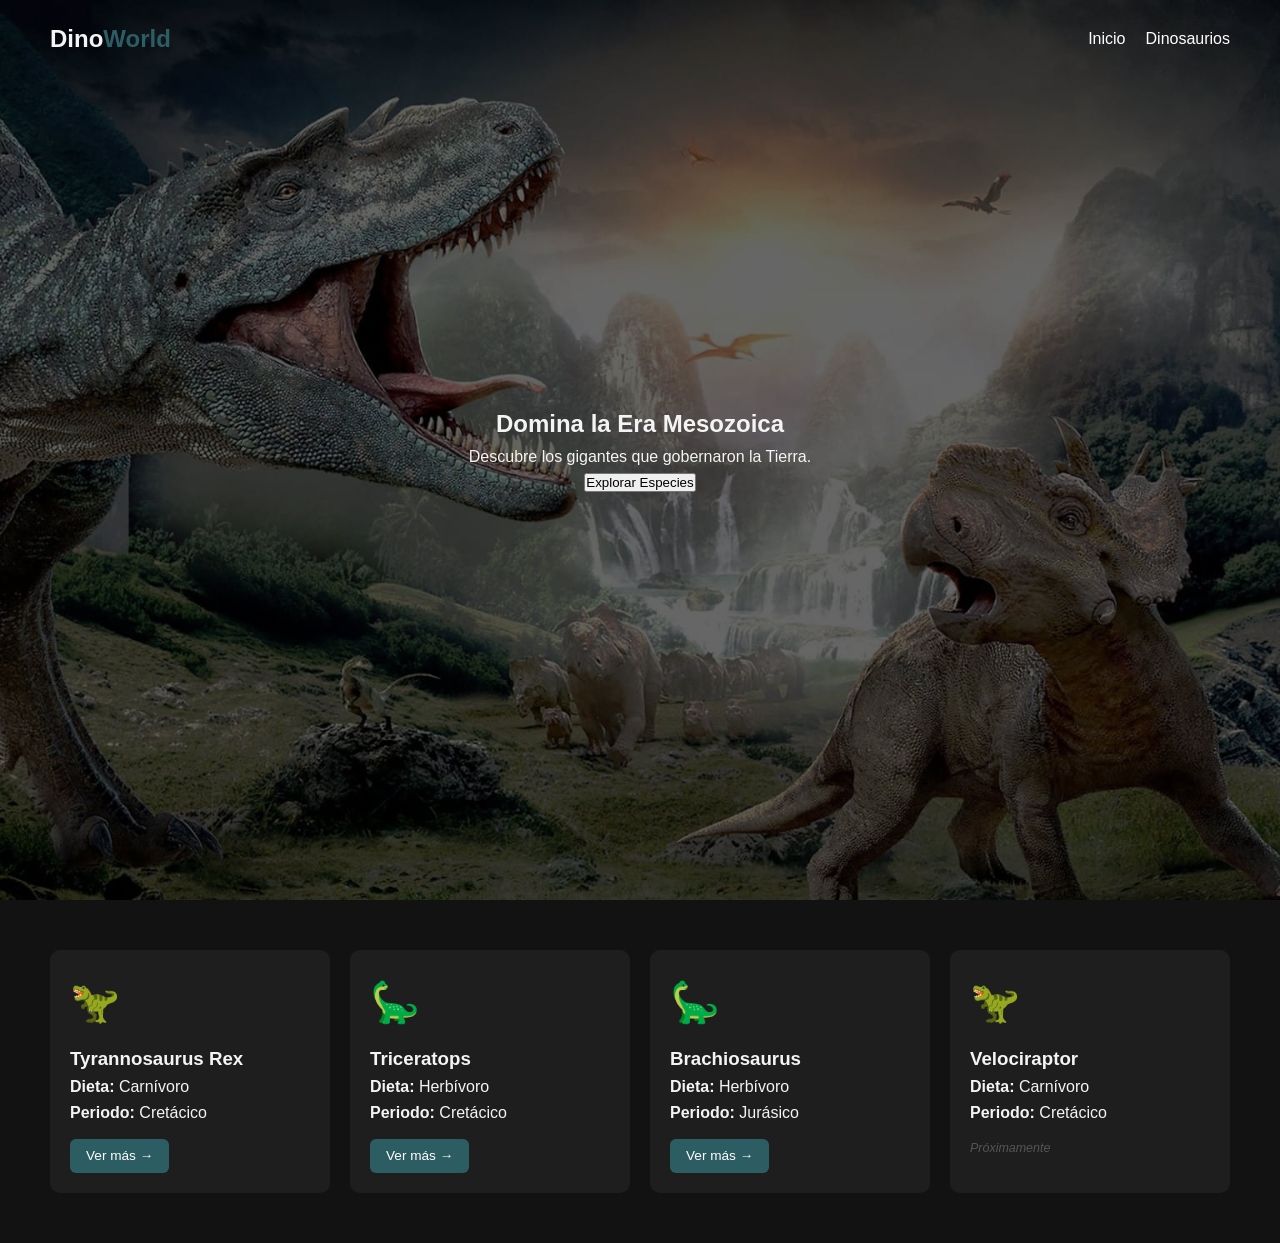
<file: index.html>
<!DOCTYPE html>
<html lang="es">
<head>
    <meta charset="UTF-8">
    <meta name="viewport" content="width=device-width, initial-scale=1.0">
    <title>DinoWorld | Exploración Prehistórica</title>
    <link rel="stylesheet" href="css/styles.css">
</head>
<body>

    <header id="main-header">
        <nav>
            <div class="logo">Dino<span>World</span></div>
            <ul>
                <li><a href="#inicio">Inicio</a></li>
                <li><a href="#galeria">Dinosaurios</a></li>
            </ul>
        </nav>
    </header>

    <section id="inicio" class="hero">
        <div class="hero-content">
            <h1>Domina la Era Mesozoica</h1>
            <p>Descubre los gigantes que gobernaron la Tierra.</p>
            <button onclick="explorar()">Explorar Especies</button>
        </div>
    </section>

    <main id="galeria" class="container">
        <div id="dino-grid" class="grid">
            </div>
    </main>

    <script src="js/main.js"></script>
</body>
</html>
</file>
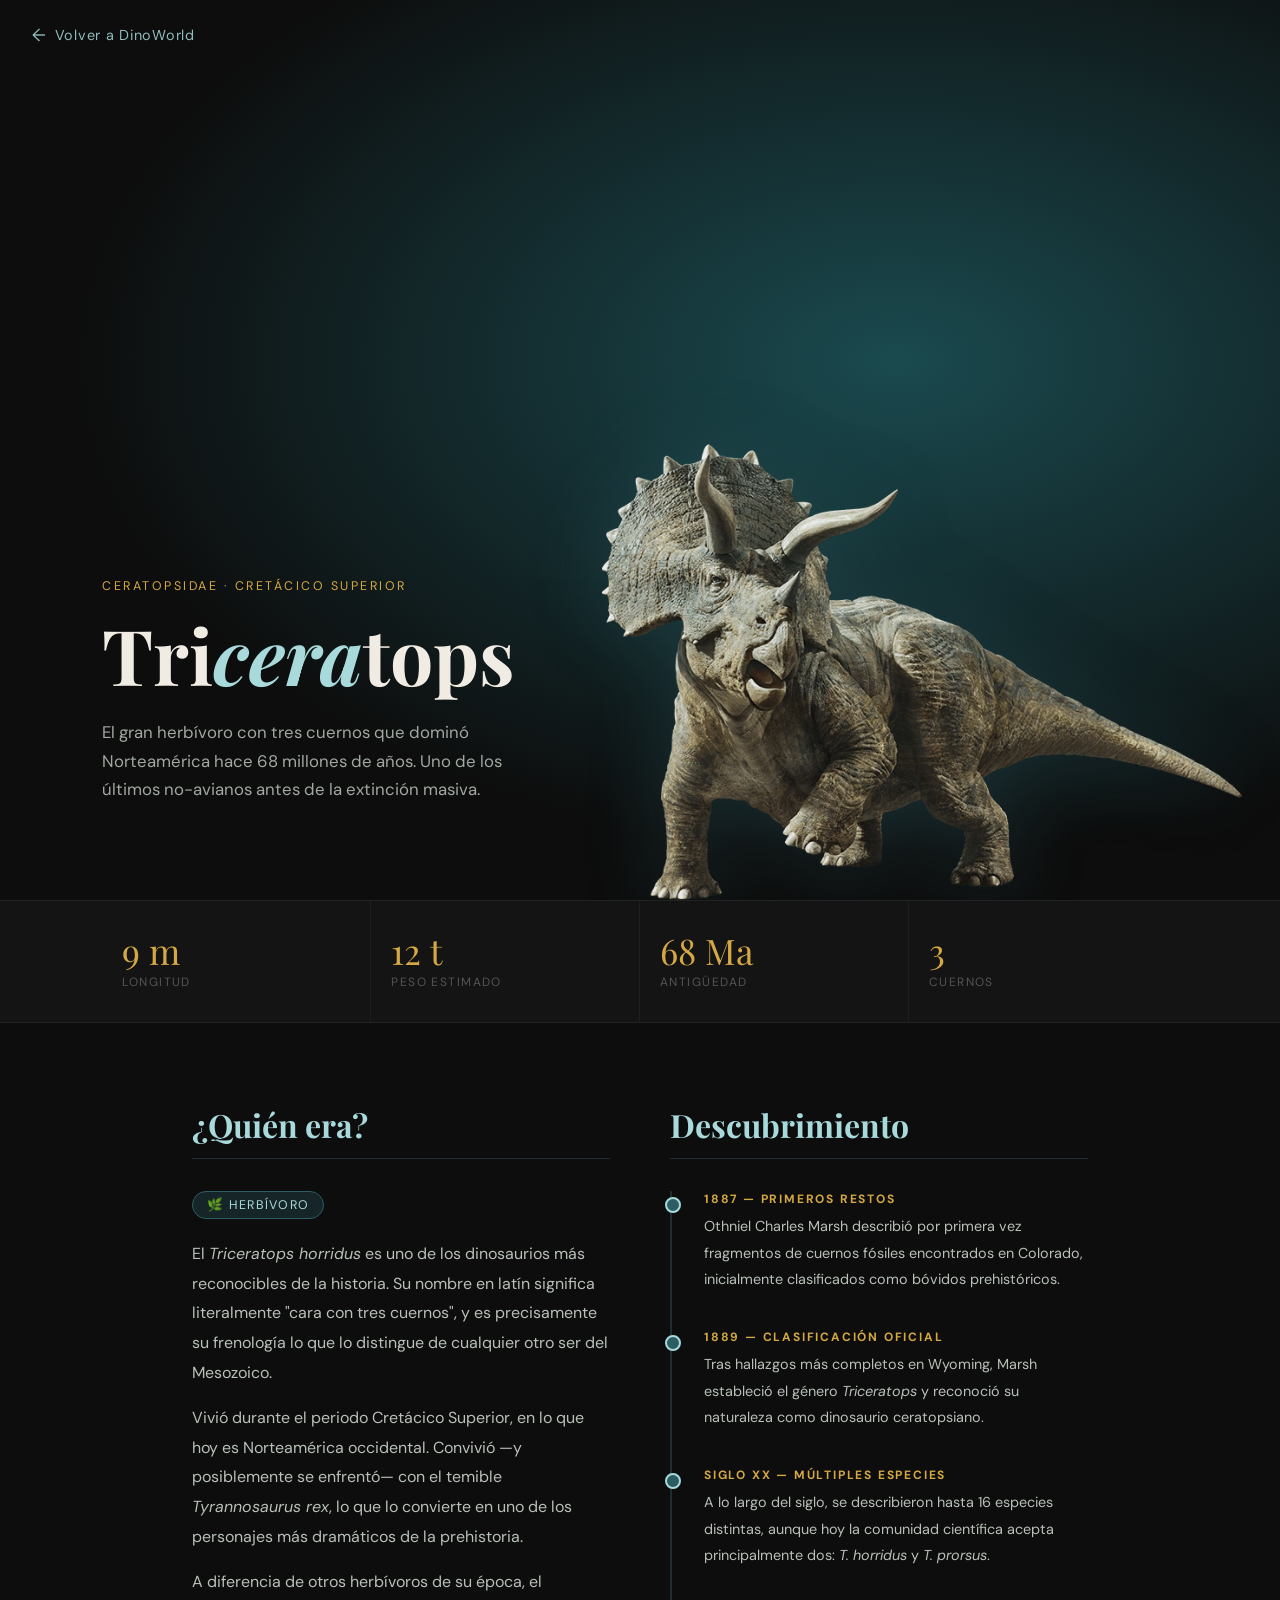
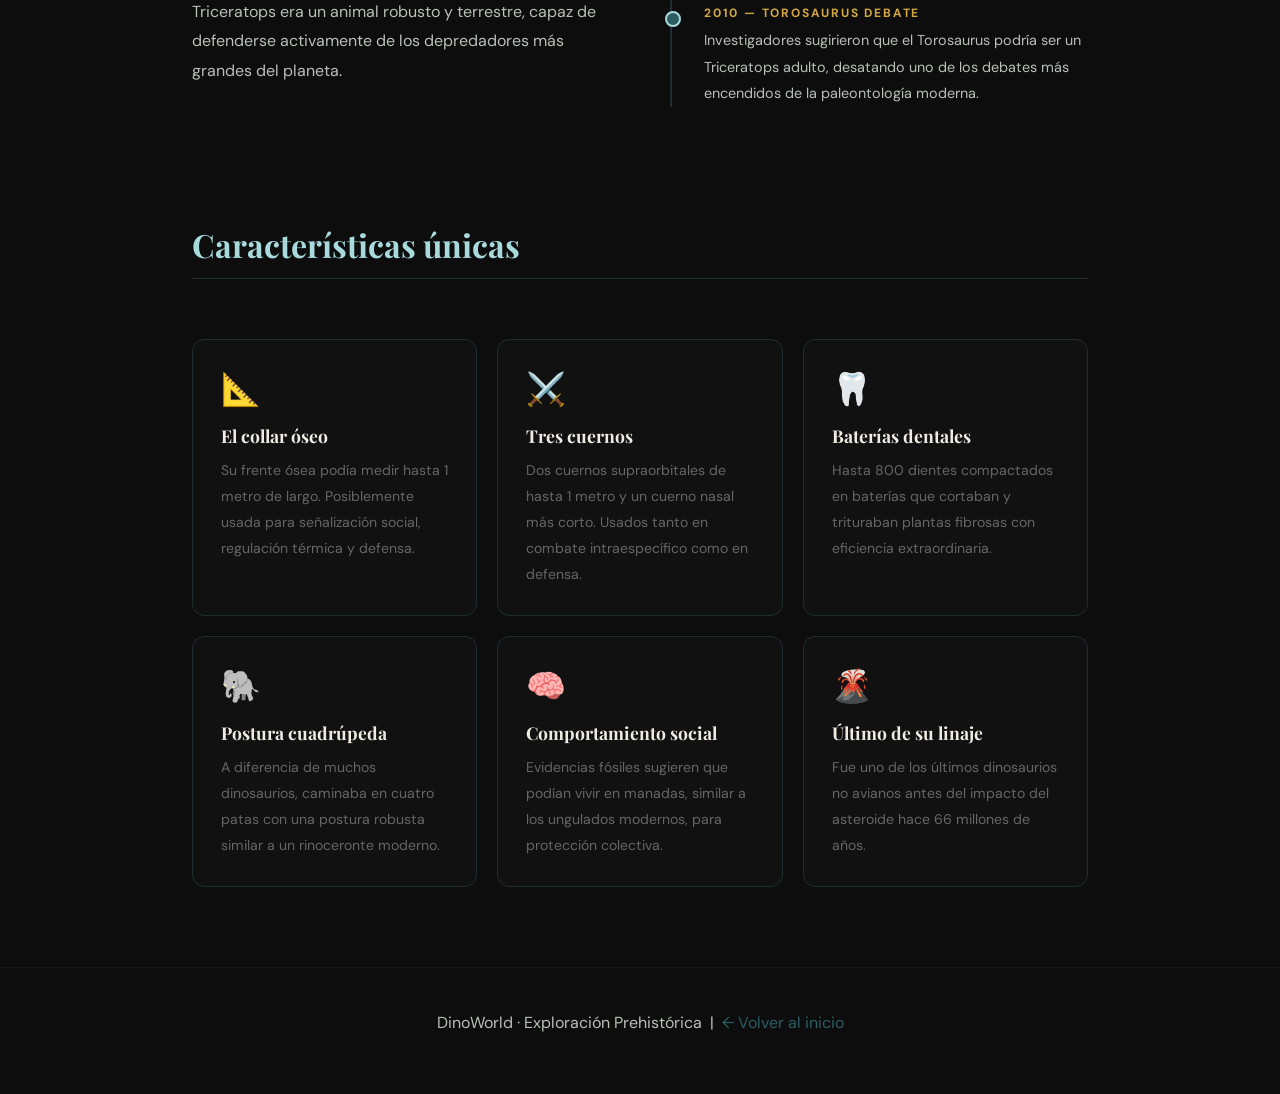
<file: triceratops.html>
<!DOCTYPE html>
<html lang="es">
<head>
    <meta charset="UTF-8">
    <meta name="viewport" content="width=device-width, initial-scale=1.0">
    <title>Triceratops | DinoWorld</title>
    <link rel="preconnect" href="https://fonts.googleapis.com">
    <link href="https://fonts.googleapis.com/css2?family=Playfair+Display:ital,wght@0,700;1,400&family=DM+Sans:wght@300;400;500&display=swap" rel="stylesheet">
    <style>
        :root {
            --primary: #2c5d63;
            --dark: #0d0d0d;
            --light: #f0ece4;
            --accent: #a8dadc;
            --amber: #d4a843;
            --rust: #8b3a2a;
        }

        * { margin: 0; padding: 0; box-sizing: border-box; }

        body {
            font-family: 'DM Sans', sans-serif;
            background-color: var(--dark);
            color: var(--light);
            overflow-x: hidden;
        }

        /* Back button */
        .back-btn {
            position: fixed;
            top: 24px; left: 32px;
            z-index: 100;
            display: flex; align-items: center; gap: 8px;
            color: var(--accent);
            text-decoration: none;
            font-size: 0.9rem;
            letter-spacing: 0.05em;
            opacity: 0.85;
            transition: opacity 0.2s, transform 0.2s;
        }
        .back-btn:hover { opacity: 1; transform: translateX(-4px); }
        .back-btn::before { content: '←'; font-size: 1.1rem; }

        /* Hero */
        .hero {
            position: relative;
            height: 100vh;
            display: flex;
            align-items: flex-end;
            padding: 0 8vw 80px;
            overflow: hidden;
        }

        .hero-bg {
            position: absolute; inset: 0;
            background: radial-gradient(ellipse at 70% 40%, #1a4a4f 0%, #0d0d0d 65%);
        }

        /* Triceratops SVG illustration */
        .dino-illustration {
            position: absolute;
            right: 3vw; bottom: 0;
            width: clamp(380px, 50vw, 720px);
            object-fit: contain;
            object-position: bottom;
            animation: floatIn 1.2s cubic-bezier(.22,1,.36,1) both;
            filter: drop-shadow(0 0 40px rgba(44,93,99,0.4));
        }

        @keyframes floatIn {
            from { transform: translateX(60px); opacity: 0; }
            to { transform: translateX(0); opacity: 0.92; }
        }

        .hero-text { position: relative; z-index: 2; max-width: 520px; }

        .hero-label {
            font-size: 0.78rem;
            letter-spacing: 0.2em;
            text-transform: uppercase;
            color: var(--amber);
            margin-bottom: 16px;
            animation: fadeUp 0.8s 0.2s both;
        }

        .hero-title {
            font-family: 'Playfair Display', serif;
            font-size: clamp(3rem, 6vw, 5.5rem);
            line-height: 1.05;
            margin-bottom: 24px;
            animation: fadeUp 0.8s 0.35s both;
        }

        .hero-title em {
            font-style: italic;
            color: var(--accent);
        }

        .hero-sub {
            font-size: 1.05rem;
            line-height: 1.7;
            color: #a0a8a0;
            max-width: 400px;
            animation: fadeUp 0.8s 0.5s both;
        }

        @keyframes fadeUp {
            from { transform: translateY(24px); opacity: 0; }
            to { transform: translateY(0); opacity: 1; }
        }

        /* Stats bar */
        .stats-bar {
            background: #141414;
            border-top: 1px solid #222;
            border-bottom: 1px solid #222;
            display: grid;
            grid-template-columns: repeat(4, 1fr);
            padding: 0 8vw;
        }

        .stat {
            padding: 32px 20px;
            border-right: 1px solid #1e1e1e;
            animation: fadeUp 0.7s both;
        }
        .stat:last-child { border-right: none; }
        .stat-value {
            font-family: 'Playfair Display', serif;
            font-size: 2.2rem;
            color: var(--amber);
            line-height: 1;
        }
        .stat-label {
            font-size: 0.75rem;
            letter-spacing: 0.12em;
            text-transform: uppercase;
            color: #555;
            margin-top: 6px;
        }

        /* Content sections */
        .content {
            max-width: 1100px;
            margin: 0 auto;
            padding: 80px 8vw;
        }

        .section-title {
            font-family: 'Playfair Display', serif;
            font-size: 2rem;
            color: var(--accent);
            margin-bottom: 32px;
            padding-bottom: 12px;
            border-bottom: 1px solid #1e2e30;
        }

        .two-col {
            display: grid;
            grid-template-columns: 1fr 1fr;
            gap: 60px;
            margin-bottom: 80px;
            align-items: start;
        }

        p {
            font-size: 1rem;
            line-height: 1.85;
            color: #b8c0b8;
            margin-bottom: 16px;
        }

        /* Features grid */
        .features {
            display: grid;
            grid-template-columns: repeat(3, 1fr);
            gap: 20px;
            margin-top: 60px;
        }

        .feature-card {
            background: #111;
            border: 1px solid #1e2e30;
            border-radius: 12px;
            padding: 28px;
            transition: border-color 0.3s, transform 0.3s;
        }

        .feature-card:hover {
            border-color: var(--primary);
            transform: translateY(-6px);
        }

        .feature-icon {
            font-size: 2rem;
            margin-bottom: 14px;
        }

        .feature-card h3 {
            font-family: 'Playfair Display', serif;
            font-size: 1.1rem;
            margin-bottom: 10px;
            color: var(--light);
        }

        .feature-card p {
            font-size: 0.88rem;
            margin: 0;
            color: #666;
        }

        /* Timeline */
        .timeline {
            position: relative;
            padding-left: 32px;
            border-left: 2px solid #1e2e30;
            margin-top: 20px;
        }

        .timeline-item {
            margin-bottom: 36px;
            position: relative;
        }

        .timeline-item::before {
            content: '';
            position: absolute;
            left: -39px; top: 6px;
            width: 12px; height: 12px;
            border-radius: 50%;
            background: var(--primary);
            border: 2px solid var(--accent);
        }

        .timeline-item h4 {
            font-size: 0.75rem;
            letter-spacing: 0.15em;
            text-transform: uppercase;
            color: var(--amber);
            margin-bottom: 6px;
        }

        .timeline-item p {
            font-size: 0.9rem;
            margin: 0;
        }

        /* Diet badge */
        .badge {
            display: inline-block;
            padding: 5px 14px;
            border-radius: 20px;
            font-size: 0.78rem;
            letter-spacing: 0.1em;
            text-transform: uppercase;
            background: rgba(44,93,99,0.3);
            border: 1px solid var(--primary);
            color: var(--accent);
            margin-bottom: 20px;
        }

        /* Footer */
        footer {
            text-align: center;
            padding: 40px;
            border-top: 1px solid #161616;
            font-size: 0.8rem;
            color: #333;
        }

        footer a { color: var(--primary); text-decoration: none; }

        @media (max-width: 768px) {
            .two-col, .features { grid-template-columns: 1fr; }
            .stats-bar { grid-template-columns: 1fr 1fr; }
            .dino-illustration { width: 280px; opacity: 0.3; }
            .hero { align-items: center; }
        }
    </style>
</head>
<body>

    <a class="back-btn" href="index.html">Volver a DinoWorld</a>

    <!-- HERO -->
    <section class="hero">
        <div class="hero-bg"></div>

        <!-- Triceratops image -->
        <img class="dino-illustration" src="assets/img/triceratops.webp" alt="Triceratops">

        <div class="hero-text">
            <p class="hero-label">Ceratopsidae · Cretácico Superior</p>
            <h1 class="hero-title">Tri<em>cera</em>tops</h1>
            <p class="hero-sub">El gran herbívoro con tres cuernos que dominó Norteamérica hace 68 millones de años. Uno de los últimos no-avianos antes de la extinción masiva.</p>
        </div>
    </section>

    <!-- STATS BAR -->
    <div class="stats-bar">
        <div class="stat">
            <div class="stat-value">9 m</div>
            <div class="stat-label">Longitud</div>
        </div>
        <div class="stat">
            <div class="stat-value">12 t</div>
            <div class="stat-label">Peso estimado</div>
        </div>
        <div class="stat">
            <div class="stat-value">68 Ma</div>
            <div class="stat-label">Antigüedad</div>
        </div>
        <div class="stat">
            <div class="stat-value">3</div>
            <div class="stat-label">Cuernos</div>
        </div>
    </div>

    <!-- CONTENT -->
    <div class="content">

        <!-- About -->
        <div class="two-col">
            <div>
                <h2 class="section-title">¿Quién era?</h2>
                <span class="badge">🌿 Herbívoro</span>
                <p>El <em>Triceratops horridus</em> es uno de los dinosaurios más reconocibles de la historia. Su nombre en latín significa literalmente "cara con tres cuernos", y es precisamente su frenología lo que lo distingue de cualquier otro ser del Mesozoico.</p>
                <p>Vivió durante el periodo Cretácico Superior, en lo que hoy es Norteamérica occidental. Convivió —y posiblemente se enfrentó— con el temible <em>Tyrannosaurus rex</em>, lo que lo convierte en uno de los personajes más dramáticos de la prehistoria.</p>
                <p>A diferencia de otros herbívoros de su época, el Triceratops era un animal robusto y terrestre, capaz de defenderse activamente de los depredadores más grandes del planeta.</p>
            </div>
            <div>
                <h2 class="section-title">Descubrimiento</h2>
                <div class="timeline">
                    <div class="timeline-item">
                        <h4>1887 — Primeros restos</h4>
                        <p>Othniel Charles Marsh describió por primera vez fragmentos de cuernos fósiles encontrados en Colorado, inicialmente clasificados como bóvidos prehistóricos.</p>
                    </div>
                    <div class="timeline-item">
                        <h4>1889 — Clasificación oficial</h4>
                        <p>Tras hallazgos más completos en Wyoming, Marsh estableció el género <em>Triceratops</em> y reconoció su naturaleza como dinosaurio ceratopsiano.</p>
                    </div>
                    <div class="timeline-item">
                        <h4>Siglo XX — Múltiples especies</h4>
                        <p>A lo largo del siglo, se describieron hasta 16 especies distintas, aunque hoy la comunidad científica acepta principalmente dos: <em>T. horridus</em> y <em>T. prorsus</em>.</p>
                    </div>
                    <div class="timeline-item">
                        <h4>2010 — Torosaurus debate</h4>
                        <p>Investigadores sugirieron que el Torosaurus podría ser un Triceratops adulto, desatando uno de los debates más encendidos de la paleontología moderna.</p>
                    </div>
                </div>
            </div>
        </div>

        <!-- Features -->
        <h2 class="section-title">Características únicas</h2>
        <div class="features">
            <div class="feature-card">
                <div class="feature-icon">📐</div>
                <h3>El collar óseo</h3>
                <p>Su frente ósea podía medir hasta 1 metro de largo. Posiblemente usada para señalización social, regulación térmica y defensa.</p>
            </div>
            <div class="feature-card">
                <div class="feature-icon">⚔️</div>
                <h3>Tres cuernos</h3>
                <p>Dos cuernos supraorbitales de hasta 1 metro y un cuerno nasal más corto. Usados tanto en combate intraespecífico como en defensa.</p>
            </div>
            <div class="feature-card">
                <div class="feature-icon">🦷</div>
                <h3>Baterías dentales</h3>
                <p>Hasta 800 dientes compactados en baterías que cortaban y trituraban plantas fibrosas con eficiencia extraordinaria.</p>
            </div>
            <div class="feature-card">
                <div class="feature-icon">🐘</div>
                <h3>Postura cuadrúpeda</h3>
                <p>A diferencia de muchos dinosaurios, caminaba en cuatro patas con una postura robusta similar a un rinoceronte moderno.</p>
            </div>
            <div class="feature-card">
                <div class="feature-icon">🧠</div>
                <h3>Comportamiento social</h3>
                <p>Evidencias fósiles sugieren que podían vivir en manadas, similar a los ungulados modernos, para protección colectiva.</p>
            </div>
            <div class="feature-card">
                <div class="feature-icon">🌋</div>
                <h3>Último de su linaje</h3>
                <p>Fue uno de los últimos dinosaurios no avianos antes del impacto del asteroide hace 66 millones de años.</p>
            </div>
        </div>

    </div>

    <footer>
        <p>DinoWorld · Exploración Prehistórica &nbsp;|&nbsp; <a href="index.html">← Volver al inicio</a></p>
    </footer>

</body>
</html>
</file>
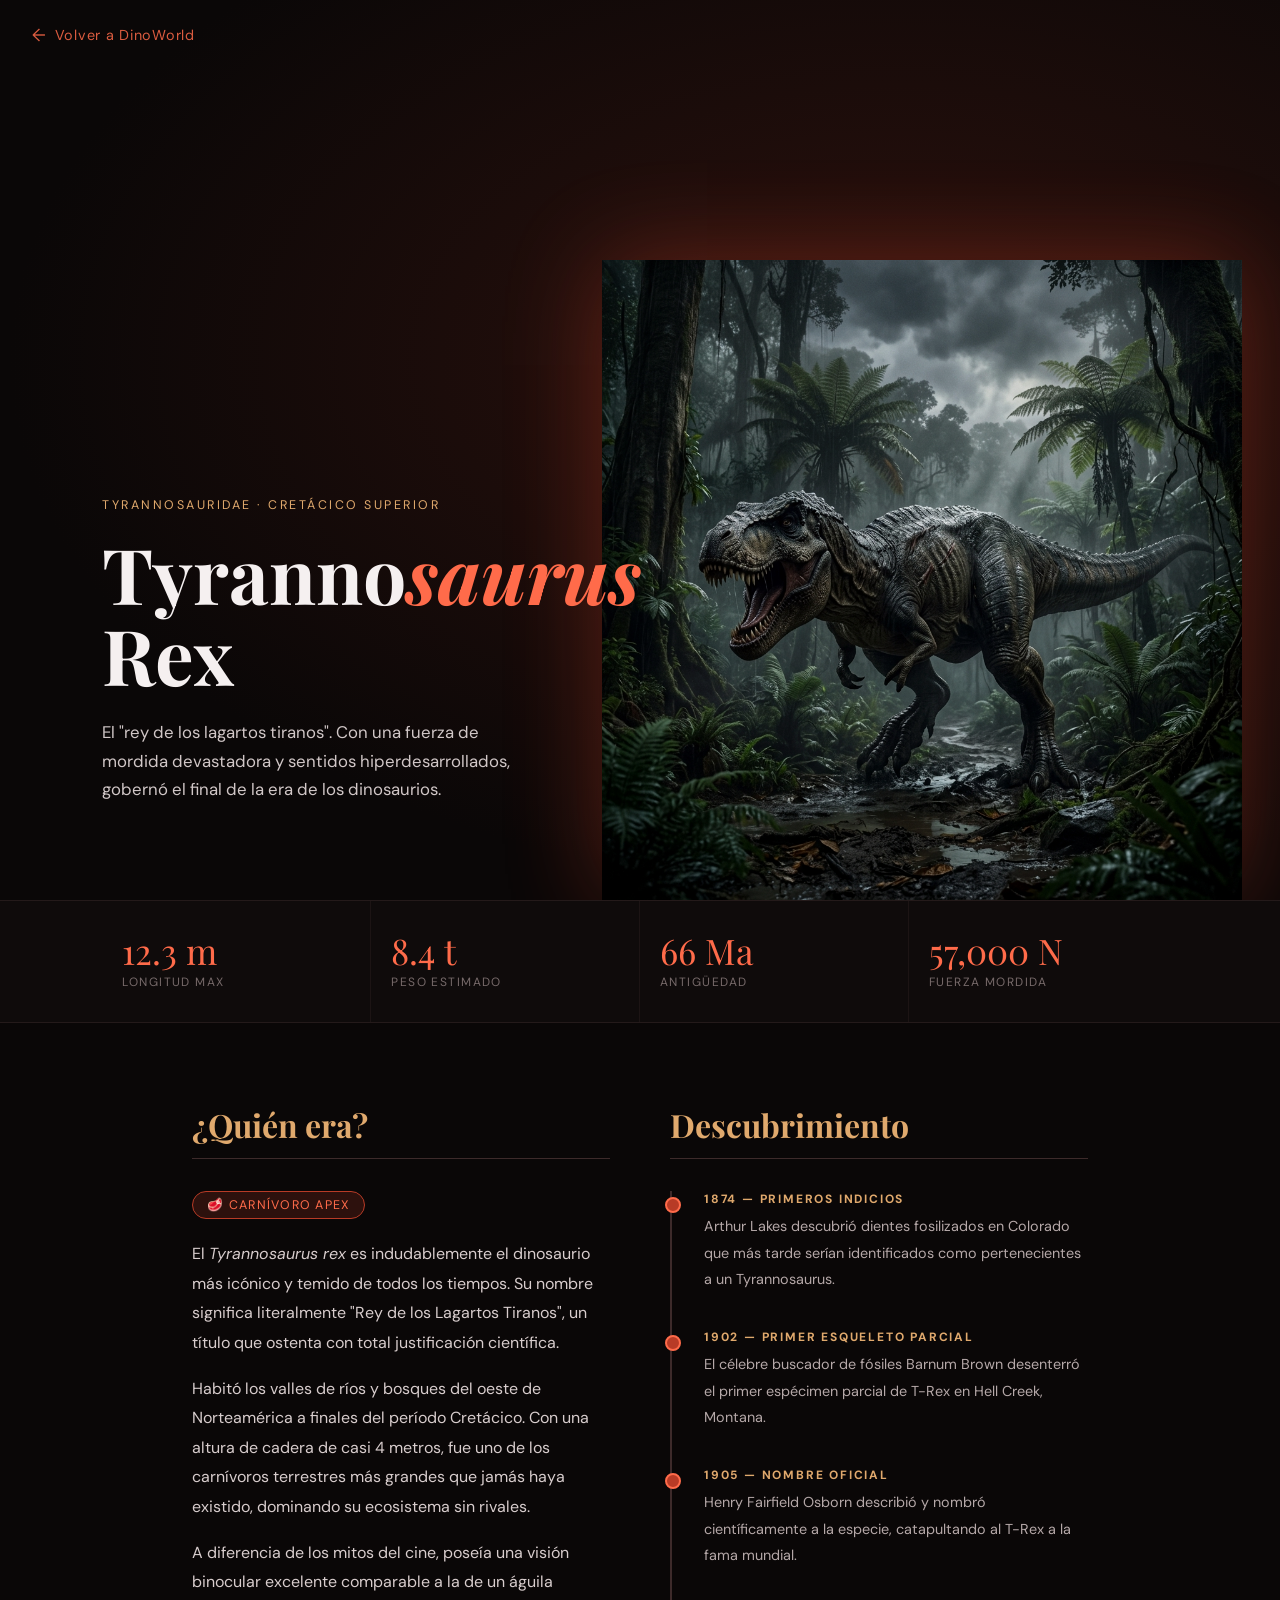
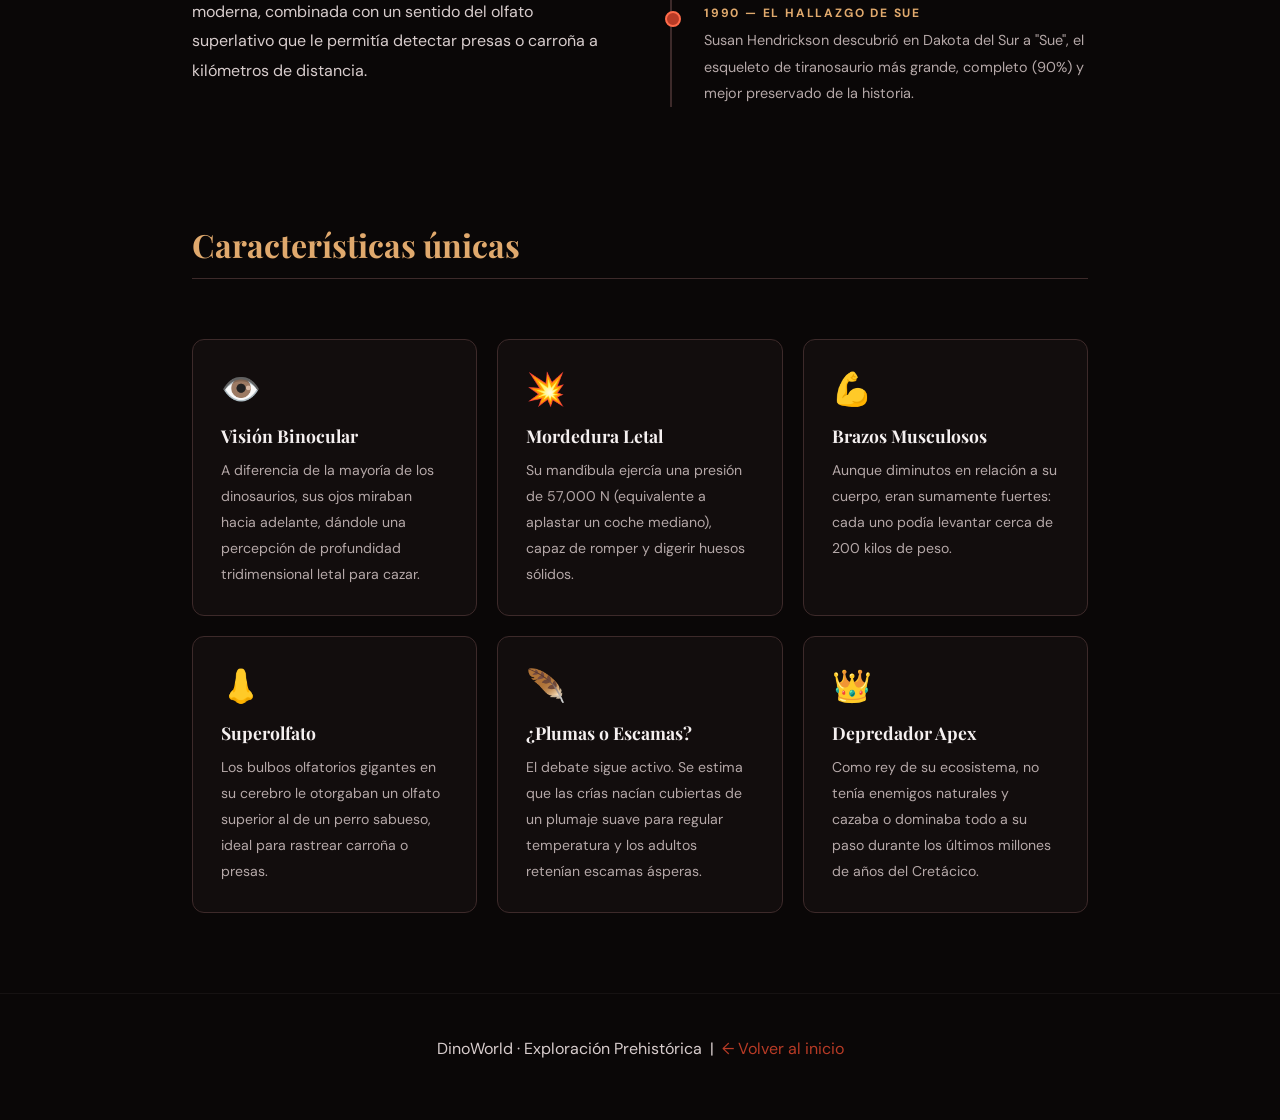
<file: tyrannosaurus-rex.html>
<!DOCTYPE html>
<html lang="es">
<head>
    <meta charset="UTF-8">
    <meta name="viewport" content="width=device-width, initial-scale=1.0">
    <title>Tyrannosaurus Rex | DinoWorld</title>
    <link rel="preconnect" href="https://fonts.googleapis.com">
    <link href="https://fonts.googleapis.com/css2?family=Playfair+Display:ital,wght@0,700;1,400&family=DM+Sans:wght@300;400;500&display=swap" rel="stylesheet">
    <style>
        :root {
            --primary: #b83b26; /* Crimson depredador */
            --dark: #0a0707;    /* Negro carbón cálido */
            --light: #f5f0f0;   /* Blanco hueso */
            --accent: #ff6b4a;  /* Naranja brillante */
            --amber: #e0a96d;   /* Dorado bronce */
            --slate: #2a2424;   /* Gris cálido */
        }

        * { margin: 0; padding: 0; box-sizing: border-box; }

        body {
            font-family: 'DM Sans', sans-serif;
            background-color: var(--dark);
            color: var(--light);
            overflow-x: hidden;
        }

        /* Botón de retroceso */
        .back-btn {
            position: fixed;
            top: 24px; left: 32px;
            z-index: 100;
            display: flex; align-items: center; gap: 8px;
            color: var(--accent);
            text-decoration: none;
            font-size: 0.9rem;
            letter-spacing: 0.05em;
            opacity: 0.85;
            transition: opacity 0.2s, transform 0.2s;
        }
        .back-btn:hover { opacity: 1; transform: translateX(-4px); }
        .back-btn::before { content: '←'; font-size: 1.1rem; }

        /* Sección Hero */
        .hero {
            position: relative;
            height: 100vh;
            display: flex;
            align-items: flex-end;
            padding: 0 8vw 80px;
            overflow: hidden;
        }

        .hero-bg {
            position: absolute; inset: 0;
            background: radial-gradient(ellipse at 70% 40%, rgba(184, 59, 38, 0.2) 0%, #0a0707 70%);
        }

        /* Ilustración de T-Rex */
        .dino-illustration {
            position: absolute;
            right: 3vw; bottom: 0;
            width: clamp(380px, 50vw, 720px);
            max-height: 85vh;
            object-fit: contain;
            object-position: bottom;
            animation: floatIn 1.2s cubic-bezier(.22,1,.36,1) both;
            filter: drop-shadow(0 0 50px rgba(184,59,38,0.45));
        }

        @keyframes floatIn {
            from { transform: translateX(60px) scale(0.95); opacity: 0; }
            to { transform: translateX(0) scale(1); opacity: 0.95; }
        }

        .hero-text { position: relative; z-index: 2; max-width: 580px; }

        .hero-label {
            font-size: 0.78rem;
            letter-spacing: 0.2em;
            text-transform: uppercase;
            color: var(--amber);
            margin-bottom: 16px;
            animation: fadeUp 0.8s 0.2s both;
        }

        .hero-title {
            font-family: 'Playfair Display', serif;
            font-size: clamp(3rem, 6vw, 5.5rem);
            line-height: 1.05;
            margin-bottom: 24px;
            animation: fadeUp 0.8s 0.35s both;
        }

        .hero-title em {
            font-style: italic;
            color: var(--accent);
        }

        .hero-sub {
            font-size: 1.05rem;
            line-height: 1.7;
            color: #d1c7c7;
            max-width: 440px;
            animation: fadeUp 0.8s 0.5s both;
        }

        @keyframes fadeUp {
            from { transform: translateY(24px); opacity: 0; }
            to { transform: translateY(0); opacity: 1; }
        }

        /* Stats bar */
        .stats-bar {
            background: #0f0b0b;
            border-top: 1px solid #241a1a;
            border-bottom: 1px solid #241a1a;
            display: grid;
            grid-template-columns: repeat(4, 1fr);
            padding: 0 8vw;
        }

        .stat {
            padding: 32px 20px;
            border-right: 1px solid #1c1414;
            animation: fadeUp 0.7s both;
        }
        .stat:last-child { border-right: none; }
        .stat-value {
            font-family: 'Playfair Display', serif;
            font-size: 2.2rem;
            color: var(--accent);
            line-height: 1;
        }
        .stat-label {
            font-size: 0.75rem;
            letter-spacing: 0.12em;
            text-transform: uppercase;
            color: #776a6a;
            margin-top: 6px;
        }

        /* Content sections */
        .content {
            max-width: 1100px;
            margin: 0 auto;
            padding: 80px 8vw;
        }

        .section-title {
            font-family: 'Playfair Display', serif;
            font-size: 2rem;
            color: var(--amber);
            margin-bottom: 32px;
            padding-bottom: 12px;
            border-bottom: 1px solid #3d2a2a;
        }

        .two-col {
            display: grid;
            grid-template-columns: 1fr 1fr;
            gap: 60px;
            margin-bottom: 80px;
            align-items: start;
        }

        p {
            font-size: 1rem;
            line-height: 1.85;
            color: #d8cdcd;
            margin-bottom: 16px;
        }

        /* Diet badge */
        .badge {
            display: inline-block;
            padding: 5px 14px;
            border-radius: 20px;
            font-size: 0.78rem;
            letter-spacing: 0.1em;
            text-transform: uppercase;
            background: rgba(184, 59, 38, 0.2);
            border: 1px solid var(--primary);
            color: var(--accent);
            margin-bottom: 20px;
        }

        /* Timeline */
        .timeline {
            position: relative;
            padding-left: 32px;
            border-left: 2px solid #3d2a2a;
            margin-top: 20px;
        }

        .timeline-item {
            margin-bottom: 36px;
            position: relative;
        }

        .timeline-item::before {
            content: '';
            position: absolute;
            left: -39px; top: 6px;
            width: 12px; height: 12px;
            border-radius: 50%;
            background: var(--primary);
            border: 2px solid var(--accent);
        }

        .timeline-item h4 {
            font-size: 0.75rem;
            letter-spacing: 0.15em;
            text-transform: uppercase;
            color: var(--amber);
            margin-bottom: 6px;
        }

        .timeline-item p {
            font-size: 0.9rem;
            margin: 0;
            color: #b5a8a8;
        }

        /* Features grid */
        .features {
            display: grid;
            grid-template-columns: repeat(3, 1fr);
            gap: 20px;
            margin-top: 60px;
        }

        .feature-card {
            background: #120d0d;
            border: 1px solid #3d2a2a;
            border-radius: 12px;
            padding: 28px;
            transition: border-color 0.3s, transform 0.3s, box-shadow 0.3s;
        }

        .feature-card:hover {
            border-color: var(--accent);
            transform: translateY(-6px);
            box-shadow: 0 10px 25px rgba(184, 59, 38, 0.25);
        }

        .feature-icon {
            font-size: 2rem;
            margin-bottom: 14px;
        }

        .feature-card h3 {
            font-family: 'Playfair Display', serif;
            font-size: 1.1rem;
            margin-bottom: 10px;
            color: var(--light);
        }

        .feature-card p {
            font-size: 0.88rem;
            margin: 0;
            color: #b5a8a8;
        }

        footer {
            text-align: center;
            padding: 40px;
            border-top: 1px solid #161212;
            font-size: 0.8rem;
            color: #555;
        }
        footer a { color: var(--primary); text-decoration: none; }

        @media (max-width: 768px) {
            .two-col, .features { grid-template-columns: 1fr; }
            .stats-bar { grid-template-columns: 1fr 1fr; }
            .dino-illustration { width: 280px; opacity: 0.35; }
            .hero { align-items: center; }
        }
    </style>
</head>
<body>

    <a class="back-btn" href="index.html">Volver a DinoWorld</a>

    <!-- HERO -->
    <section class="hero">
        <div class="hero-bg"></div>

        <!-- Imagen del Tyrannosaurus Rex -->
        <img class="dino-illustration" src="assets/img/t_rex.png" alt="Tyrannosaurus Rex">

        <div class="hero-text">
            <p class="hero-label">Tyrannosauridae · Cretácico Superior</p>
            <h1 class="hero-title">Tyranno<em>saurus</em> Rex</h1>
            <p class="hero-sub">El "rey de los lagartos tiranos". Con una fuerza de mordida devastadora y sentidos hiperdesarrollados, gobernó el final de la era de los dinosaurios.</p>
        </div>
    </section>

    <!-- STATS BAR -->
    <div class="stats-bar">
        <div class="stat">
            <div class="stat-value">12.3 m</div>
            <div class="stat-label">Longitud Max</div>
        </div>
        <div class="stat">
            <div class="stat-value">8.4 t</div>
            <div class="stat-label">Peso Estimado</div>
        </div>
        <div class="stat">
            <div class="stat-value">66 Ma</div>
            <div class="stat-label">Antigüedad</div>
        </div>
        <div class="stat">
            <div class="stat-value">57,000 N</div>
            <div class="stat-label">Fuerza Mordida</div>
        </div>
    </div>

    <!-- CONTENT -->
    <div class="content">

        <!-- About -->
        <div class="two-col">
            <div>
                <h2 class="section-title">¿Quién era?</h2>
                <span class="badge">🥩 Carnívoro Apex</span>
                <p>El <em>Tyrannosaurus rex</em> es indudablemente el dinosaurio más icónico y temido de todos los tiempos. Su nombre significa literalmente "Rey de los Lagartos Tiranos", un título que ostenta con total justificación científica.</p>
                <p>Habitó los valles de ríos y bosques del oeste de Norteamérica a finales del período Cretácico. Con una altura de cadera de casi 4 metros, fue uno de los carnívoros terrestres más grandes que jamás haya existido, dominando su ecosistema sin rivales.</p>
                <p>A diferencia de los mitos del cine, poseía una visión binocular excelente comparable a la de un águila moderna, combinada con un sentido del olfato superlativo que le permitía detectar presas o carroña a kilómetros de distancia.</p>
            </div>
            <div>
                <h2 class="section-title">Descubrimiento</h2>
                <div class="timeline">
                    <div class="timeline-item">
                        <h4>1874 — Primeros Indicios</h4>
                        <p>Arthur Lakes descubrió dientes fosilizados en Colorado que más tarde serían identificados como pertenecientes a un Tyrannosaurus.</p>
                    </div>
                    <div class="timeline-item">
                        <h4>1902 — Primer Esqueleto Parcial</h4>
                        <p>El célebre buscador de fósiles Barnum Brown desenterró el primer espécimen parcial de T-Rex en Hell Creek, Montana.</p>
                    </div>
                    <div class="timeline-item">
                        <h4>1905 — Nombre Oficial</h4>
                        <p>Henry Fairfield Osborn describió y nombró científicamente a la especie, catapultando al T-Rex a la fama mundial.</p>
                    </div>
                    <div class="timeline-item">
                        <h4>1990 — El hallazgo de Sue</h4>
                        <p>Susan Hendrickson descubrió en Dakota del Sur a "Sue", el esqueleto de tiranosaurio más grande, completo (90%) y mejor preservado de la historia.</p>
                    </div>
                </div>
            </div>
        </div>

        <!-- Features -->
        <h2 class="section-title">Características únicas</h2>
        <div class="features">
            <div class="feature-card">
                <div class="feature-icon">👁️</div>
                <h3>Visión Binocular</h3>
                <p>A diferencia de la mayoría de los dinosaurios, sus ojos miraban hacia adelante, dándole una percepción de profundidad tridimensional letal para cazar.</p>
            </div>
            <div class="feature-card">
                <div class="feature-icon">💥</div>
                <h3>Mordedura Letal</h3>
                <p>Su mandíbula ejercía una presión de 57,000 N (equivalente a aplastar un coche mediano), capaz de romper y digerir huesos sólidos.</p>
            </div>
            <div class="feature-card">
                <div class="feature-icon">💪</div>
                <h3>Brazos Musculosos</h3>
                <p>Aunque diminutos en relación a su cuerpo, eran sumamente fuertes: cada uno podía levantar cerca de 200 kilos de peso.</p>
            </div>
            <div class="feature-card">
                <div class="feature-icon">👃</div>
                <h3>Superolfato</h3>
                <p>Los bulbos olfatorios gigantes en su cerebro le otorgaban un olfato superior al de un perro sabueso, ideal para rastrear carroña o presas.</p>
            </div>
            <div class="feature-card">
                <div class="feature-icon">🪶</div>
                <h3>¿Plumas o Escamas?</h3>
                <p>El debate sigue activo. Se estima que las crías nacían cubiertas de un plumaje suave para regular temperatura y los adultos retenían escamas ásperas.</p>
            </div>
            <div class="feature-card">
                <div class="feature-icon">👑</div>
                <h3>Depredador Apex</h3>
                <p>Como rey de su ecosistema, no tenía enemigos naturales y cazaba o dominaba todo a su paso durante los últimos millones de años del Cretácico.</p>
            </div>
        </div>

    </div>

    <footer>
        <p>DinoWorld · Exploración Prehistórica &nbsp;|&nbsp; <a href="index.html">← Volver al inicio</a></p>
    </footer>

</body>
</html>
</file>
<file: css/styles.css>
:root {
    --primary: #2c5d63;
    --dark: #121212;
    --light: #f4f4f4;
    --accent: #7b7cc8;
}

* { margin: 0; padding: 0; box-sizing: border-box; }

body {
    font-family: 'Segoe UI', Tahoma, Geneva, Verdana, sans-serif;
    background-color: var(--dark);
    color: var(--light);
    line-height: 1.6;
}

/* Header Dinámico */
header {
    position: fixed;
    top: 0; width: 100%;
    padding: 20px 50px;
    transition: 0.4s;
    z-index: 1000;
}

header.sticky {
    background: rgba(18, 18, 18, 0.95);
    padding: 10px 50px;
    border-bottom: 1px solid var(--primary);
}

nav { display: flex; justify-content: space-between; align-items: center; }
.logo { font-size: 1.5rem; font-weight: bold; }
.logo span { color: var(--primary); }
nav ul { display: flex; list-style: none; }
nav ul li { margin-left: 20px; }
nav ul li a { color: white; text-decoration: none; }

/* Hero Section */
.hero {
    height: 100vh;
    background: linear-gradient(rgba(0,0,0,0.6), rgba(0,0,0,0.6)), 
                url('../assets/img/hero-dino.jpg') center/cover;
    display: flex;
    align-items: center;
    justify-content: center;
    text-align: center;
}

.hero-h1 { font-size: 4rem; margin-bottom: 10px; }

/* Grid Dinámico */
.grid {
    display: grid;
    grid-template-columns: repeat(auto-fit, minmax(250px, 1fr));
    gap: 20px;
    padding: 50px;
}

.card {
    background: #1e1e1e;
    padding: 20px;
    border-radius: 10px;
    transition: transform 0.3s;
}

.card:hover { transform: translateY(-10px); border: 1px solid var(--primary); }

.hero {
    height: 100vh;
    /* La ruta correcta es ../assets/img/dino.jpg */
    background: linear-gradient(rgba(0,0,0,0.6), rgba(0,0,0,0.6)), 
                url('../assets/img/dino.jpg') center/cover no-repeat;
    display: flex;
    align-items: center;
    justify-content: center;
    text-align: center;
}
/* Card con link */
.card--link { cursor: pointer; position: relative; }
.card-emoji { font-size: 2.5rem; margin-bottom: 10px; }
.card-btn {
    display: inline-block;
    margin-top: 14px;
    padding: 6px 16px;
    background: var(--primary);
    color: white;
    border-radius: 6px;
    text-decoration: none;
    font-size: 0.85rem;
    transition: background 0.2s;
}
.card-btn:hover { background: var(--accent); color: var(--dark); }
.card-soon {
    display: inline-block;
    margin-top: 14px;
    font-size: 0.78rem;
    color: #555;
    font-style: italic;
}
</file>
